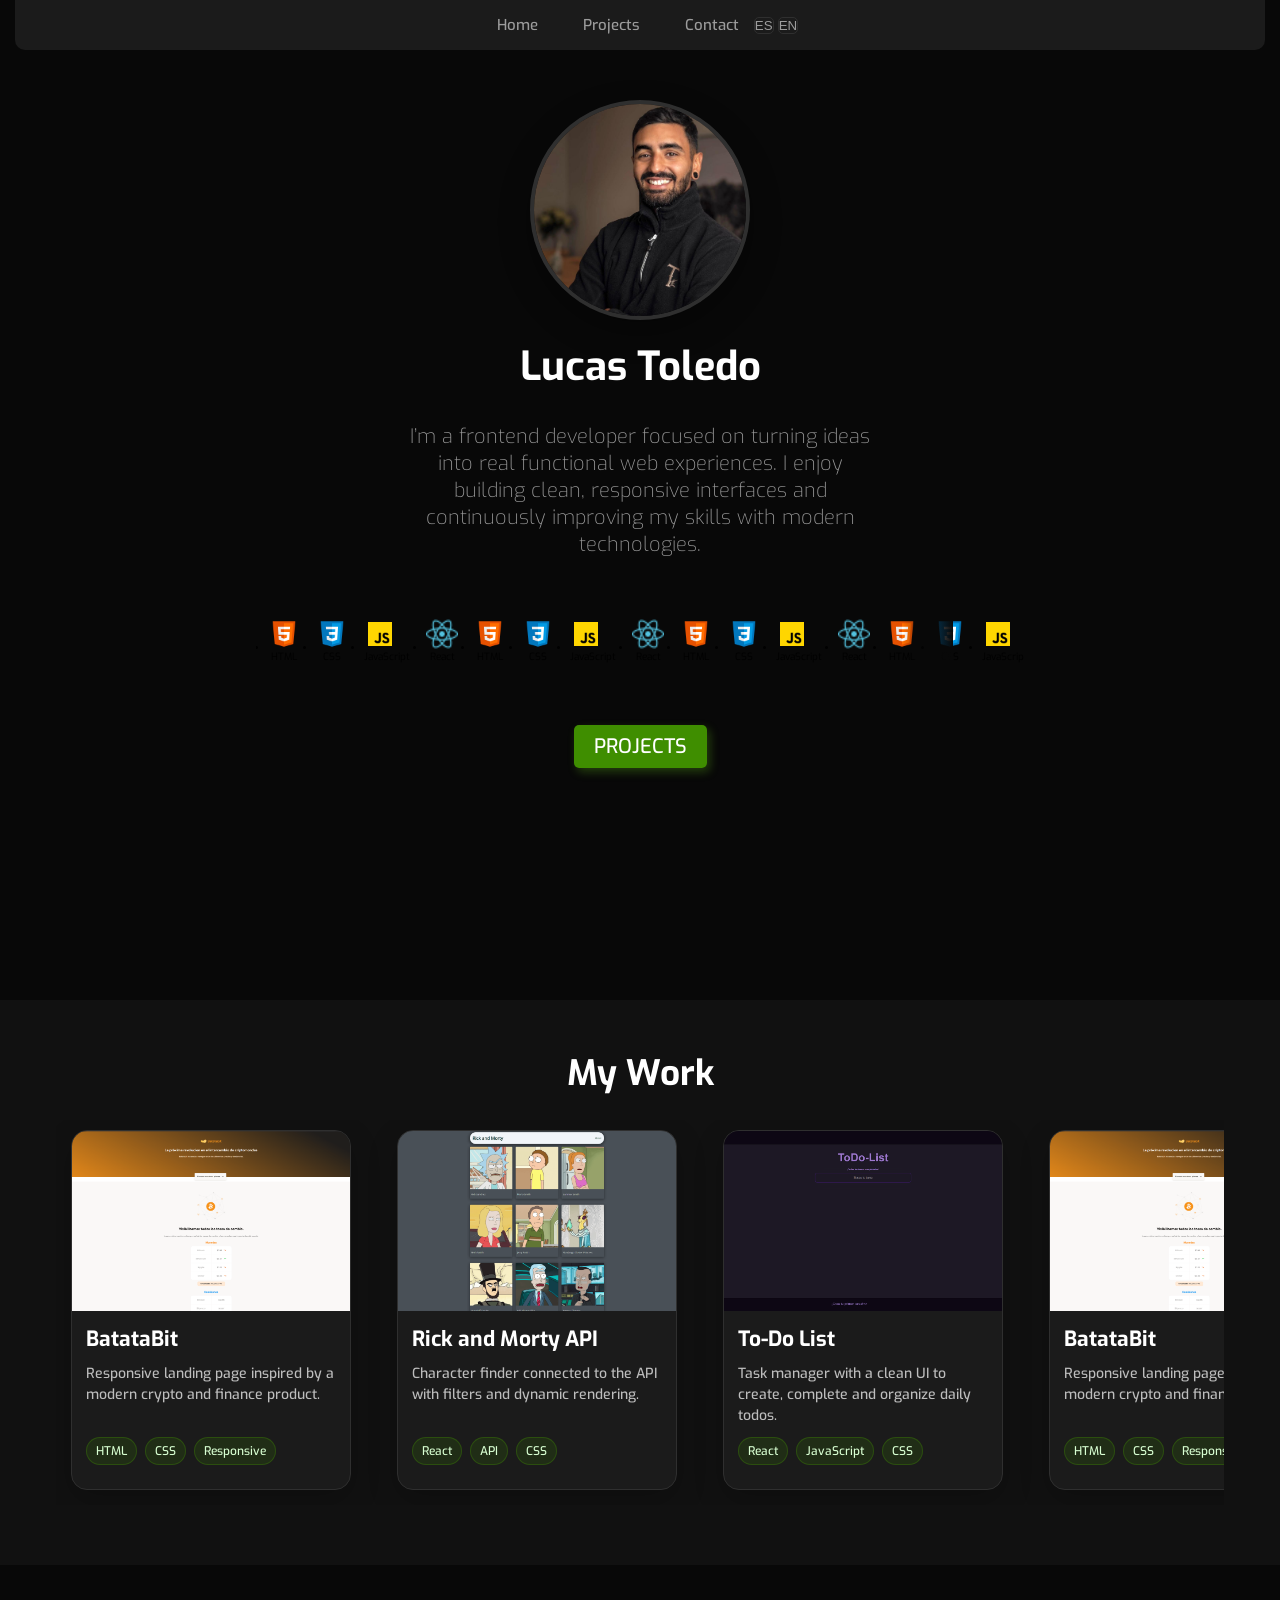
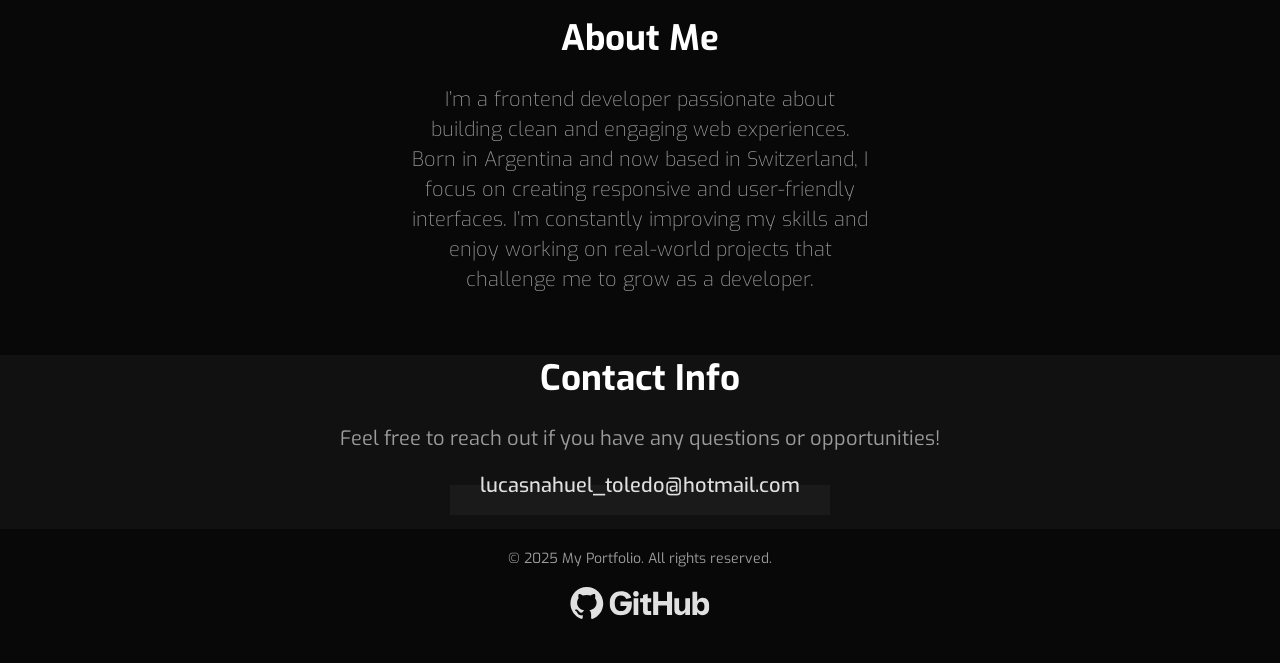
<file: index.html>
<!doctype html>
<html lang="en">
  <head>
    <meta charset="UTF-8" />
    <meta name="viewport" content="width=device-width, initial-scale=1.0" />
    <title>Portfolio</title>
    <link rel="stylesheet" href="./index.css" />
    <link rel="preconnect" href="https://fonts.googleapis.com" />
    <link rel="preconnect" href="https://fonts.gstatic.com" crossorigin />
    <link
      href="https://fonts.googleapis.com/css2?family=Exo:ital,wght@0,100..900;1,100..900&display=swap"
      rel="stylesheet"
    />
    <script src="./js/index.js" defer></script>
    <script src="./js/idiomas.js" defer></script>
  </head>
  <body>
    <header class="header">
      <nav class="navbar">
        <ul class="navbar__list">
          <div class="button_menu">
          <li><a id="homeLink" href="#home">Home</a></li>
          <li><a id="projectsLink" href="#projects">Projects</a></li>
          <li><a id="contactLink" href="#contactInfo">Contact</a></li>
          </div>
          <div class="lenguage_menu">
          <li>
            <button class="lenguage_icon" onclick="ChangeLanguage('esp')">
              <span>ES</span>
            </button>
            <button class="lenguage_icon" onclick="ChangeLanguage('en')">
              <span>EN</span>
            </button>
          </li>
          </div>
        </ul>
      </nav>
      <div class="main_img">
        <img
          class="profile-img"
          src="./assets/profileImg.jpeg"
          alt="Lucas Toledo"
        />
      </div>

      <div class="personal-info">
        <h1 class="name">Lucas Toledo</h1>
        <p id="description" class="description">
          I’m a frontend developer focused on turning ideas into real functional
          web experiences. I enjoy building clean, responsive interfaces and
          continuously improving my skills with modern technologies.
        </p>
      </div>
      <div class="technologies">
        <ul class="tech-track">
          <li>
            <span class="technologies_logos"
              ><img src="./assets/htmlLogo.png" alt="HTML LOGO" />HTML</span
            >
          </li>
          <li>
            <span class="technologies_logos"
              ><img src="./assets/cssLogo.png" alt="CSS LOGO" />CSS</span
            >
          </li>
          <li>
            <span class="technologies_logos"
              ><img src="./assets/jsLogo.png" alt="JavaScript LOGO" />JavaScript</span
            >
          </li>
          <li>
            <span class="technologies_logos"
              ><img src="./assets/reactLogo.png" alt="React LOGO" />React</span
            >
          </li>
        </ul>
      </div>
      <a href="#projects" class="toProjects">PROJECTS</a>
    </header>
    <main class="main1">
      <section class="myWork_section" id="projects">
        <h2 id="projectsTitle" class="myWork_title">My Work</h2>

        <div class="projects-wrapper" aria-label="Projects carousel">
          <div class="projects-track">
            <a
              class="project-card"
              href="https://krommolt.github.io/BatataBitPage/"
              target="_blank"
              rel="noreferrer"
            >
              <img
                src="./assets/BatataBit.png"
                alt="BatataBit project preview"
              />
              <div class="project-card__info">
                <h3>BatataBit</h3>
                <p class="project-card__description">
                  Responsive landing page inspired by a modern crypto and
                  finance product.
                </p>
                <div class="project-card__tech">
                  <span>HTML</span>
                  <span>CSS</span>
                  <span>Responsive</span>
                </div>
              </div>
            </a>

            <a
              class="project-card"
              href="https://krommolt.github.io/Rick-Morty-Characters/"
              target="_blank"
              rel="noreferrer"
            >
              <img
                src="./assets/RickAndMortyApi.png"
                alt="Rick and Morty API project preview"
              />
              <div class="project-card__info">
                <h3>Rick and Morty API</h3>
                <p class="project-card__description">
                  Character finder connected to the API with filters and dynamic
                  rendering.
                </p>
                <div class="project-card__tech">
                  <span>React</span>
                  <span>API</span>
                  <span>CSS</span>
                </div>
              </div>
            </a>

            <a
              class="project-card"
              href="https://krommolt.github.io/TodoListReact/"
              target="_blank"
              rel="noreferrer"
            >
              <img
                src="./assets/ToDoList.png"
                alt="To-Do List project preview"
              />
              <div class="project-card__info">
                <h3>To-Do List</h3>
                <p class="project-card__description">
                  Task manager with a clean UI to create, complete and organize
                  daily todos.
                </p>
                <div class="project-card__tech">
                  <span>React</span>
                  <span>JavaScript</span>
                  <span>CSS</span>
                </div>
              </div>
            </a>
          </div>
        </div>
      </section>
    </main>
    <main class="main2">
      <section class="aboutMe">
        <h2 id="aboutTitle" class="aboutMe_title">About Me</h2>
        <p class="aboutMe_description" id="aboutMe_description">
          I’m a frontend developer passionate about building clean and engaging
          web experiences. Born in Argentina and now based in Switzerland, I focus on
          creating responsive and user-friendly interfaces. I’m constantly
          improving my skills and enjoy working on real-world projects that
          challenge me to grow as a developer.
        </p>
      </section>
    </main>
    <section id="contactInfo" class="contactInfo">
      <h2 id="contactTitle" class="contactInfo_title">Contact Info</h2>
      <p id="contactInfo_description" class="contactInfo_description">
        Feel free to reach out if you have any questions or opportunities!
      </p>
      <p class="contactInfo_email">
        <a id="contactEmail" class="email" href="mailto:lucasnahuel_toledo@hotmail.com"
          >lucasnahuel_toledo@hotmail.com</a
        >
      </p>
      <div class="shadow"></div>
    </section>
    <footer class="footer">
      <p class="derechos">&copy; 2025 My Portfolio. All rights reserved.</p>
      <a
        class="github"
        href="https://github.com/krommolt"
        target="_blank"
        rel="noreferrer"
        ><img class="github-logo" src="./assets/github-logo.svg" alt="GitHub"
      /></a>
    </footer>
  </body>
</html>
</file>
<file: index.css>
* {
  margin: 0;
  padding: 0;
  box-sizing: border-box;
}
html {
  font-size: 62.5%;
  font-family: "Exo", sans-serif;
}
/*-----HEADER-----*/
.header {
  text-align: center;
  padding: 0;
  background-color: #080808;
  height: 1000px;
}
.navbar {
  height: 50px;
  margin: 0 2rem;
  display: flex;
  justify-content: center;
  margin-bottom: 10px;
  background-color: #1b1b1b;
  border-radius: 0 0 10px 10px;
}
.navbar__list {
  list-style: none;
  display: flex;
  padding: 1rem 0;
  justify-content: space-between;
  align-items: center;
}
.button_menu {
  display: flex;
  gap: 1.5rem;
}
.lenguage_menu{
  display: flex;
  
}
.navbar,a {
  text-decoration: none;
  color: #9c9c9c;
  font-size: 1.5rem;
  font-weight: 500;
  margin: 0 1.5rem;
}
a:hover {
  background-color: #2f2f2f;
  color: #ffffff;
}

.lenguage_icon{
  background-color: transparent;
  border: 1px solid #2f2f2f;
  border-radius: 5px;
  color: #9c9c9c;
}
.lenguage_icon:hover{
  cursor: pointer;
  background-color: #2f2f2f;
}
.lenguage_icon a {
  margin-left: 80px;
}

/*--------MAIN--------*/
.main_img {
  width: 100%;
  min-height: 260px;
  display: flex;
  justify-content: center;
  align-items: center;
  margin: 3rem 0 0 0;
}
.profile-img {
  width: 220px;
  height: 220px;
  display: block;
  object-fit: cover;
  object-position: center 1%;
  border-radius: 50%;
  border: 4px solid #2f2f2f;
  box-shadow: 0 12px 30px rgba(0, 0, 0, 0.35);
  margin: 0;
}
.personal-info {
  display: flex;
  flex-direction: column;
  align-items: center;
  justify-content: center;
}
.name {
  font-size: 4rem;
  font-weight: bold;
  margin-bottom: 3rem;
  color: #ffffff;
}
.description {
  font-size: 2rem;
  font-weight: 200;
  color: #9c9c9c;
  max-width: 500px;
  padding: 0 2rem;
}
.technologies {
  overflow: hidden;
  overflow-x: auto;
  position: relative;
  scrollbar-width: none;
}

.technologies::-webkit-scrollbar {
  display: none;
}

.tech-track {
  display: flex;
  gap: 1.6rem;
  margin: 5rem 0 6rem 0;
  width: max-content;
  padding: 1rem 0;
  transition: transform 0.3s ease;
}

.technologies::before,
.technologies::after {
  content: "";
  position: absolute;
  top: 0;
  bottom: 0;
  width: 5rem;
  z-index: 2;
  pointer-events: none;
}

.technologies::before {
  left: 0;
  background: linear-gradient(to right, #080808 0%, rgba(8, 8, 8, 0) 100%);
}

.technologies::after {
  right: 0;
  background: linear-gradient(to left, #080808 0%, rgba(8, 8, 8, 0) 100%);
}

.technologies_logos img {
  width: 32px;
  height: 32px;
  display: block;
}
.toProjects {
  margin-top: 6rem;
  padding: 0.8rem 2rem;
  font-size: 2rem;
  color: #ffffff;
  background-color: #3f8e00;
  box-shadow: 3px 4px 10px rgba(98, 186, 27, 0.3);
  border: none;
  border-radius: 5px;
  cursor: pointer;
  text-decoration: none;
}
/*--------MY WORK SECTION--------*/
.main1 {
  width: 100%;
  background-color: #111111;
  padding: 5rem 0 6rem;
}

.myWork_section {
  max-width: 1200px;
  margin: 0 auto;
  padding: 0 1.6rem;
}

.myWork_title {
  font-size: 3.5rem;
  color: #ffffff;
  margin-bottom: 2.4rem;
  font-weight: bold;
  text-align: center;
}

.projects-wrapper {
  position: relative;
  overflow-x: auto;
  overflow-y: hidden;
  scroll-behavior: auto;
  padding: 1rem 0 1.5rem;
  cursor: pointer;
  -ms-overflow-style: none;
  scrollbar-width: none;
}

.projects-wrapper::-webkit-scrollbar {
  display: none;
}

.projects-track {
  display: flex;
  gap: 1.6rem;
  width: max-content;
}

.project-card {
  width: 28rem;
  min-height: 36rem;
  background: #1b1b1b;
  border: 1px solid #2f2f2f;
  border-radius: 1.6rem;
  overflow: hidden;
  text-decoration: none;
  color: #ffffff;
  flex: 0 0 auto;
  box-shadow: 0 10px 30px rgba(0, 0, 0, 0.2);
  transition:
    transform 1s ease,
    box-shadow 1s ease;
}

.project-card:hover {
  transform: translateY(-6px);
  box-shadow: 0 14px 35px rgba(63, 142, 0, 0.18);
}

.project-card img {
  width: 100%;
  height: 18rem;
  display: block;
  object-fit: cover;
}

.project-card__info {
  padding: 1.4rem;
  display: flex;
  flex-direction: column;
  gap: 1rem;
}

.project-card__info h3 {
  font-size: 2.1rem;
  color: #ffffff;
}

.project-card__info p {
  font-size: 1.4rem;
  line-height: 1.5;
  color: #bdbdbd;
  min-height: 6.4rem;
}

.project-card__tech {
  display: flex;
  flex-wrap: wrap;
  gap: 0.8rem;
}

.project-card__tech span {
  padding: 0.5rem 0.9rem;
  border-radius: 999px;
  background-color: rgba(63, 142, 0, 0.16);
  border: 1px solid rgba(63, 142, 0, 0.35);
  color: #d8ffd2;
  font-size: 1.2rem;
  font-weight: 500;
}

@media (max-width: 768px) {
  .project-card {
    width: 24rem;
    min-height: 34rem;
  }

  .project-card img {
    height: 16rem;
  }
}

/*--------ABOUT ME SECTION--------*/

.main2 {
  width: 100%;
  background-color: #080808;
  padding: 5rem 0 6rem;
}
.aboutMe {
  max-width: 1200px;
  margin: 0 auto;
  padding: 0 1.6rem;
  text-align: center;
}
.aboutMe_title {
  font-size: 3.5rem;
  color: #ffffff;
  margin-bottom: 2.4rem;
  font-weight: bold;
  text-align: center;
}
.aboutMe_description {
  line-height: 1.5;
  color: #9c9c9c;
  font-size: 2rem;
  font-weight: 200;
  max-width: 500px;
  padding: 0 2rem;
  margin: 0 auto;
}
/*--------CONTACT INFO & FOOTER--------*/
.contactInfo {
  max-width: 100%;
  margin: 0 auto;
  padding: 0 1.6rem;
  text-align: center;
  background-color: #111111;
}
.contactInfo_title {
  font-size: 3.5rem;
  color: #ffffff;
  margin-bottom: 2.4rem;
  font-weight: bold;
}
.contactInfo_description {
  font-size: 2rem;
  color: #9c9c9c;
  margin-bottom: 2rem;
}

.email {
  font-size: 2rem;
  z-index: 100;
  color: #e0e0e0;
  text-decoration: none;
  font-weight: 500;
  position: relative;
}
.shadow {
  position: relative;
  top: -14px;
  z-index: 99;
  background-color: #1a1a1a;
  width: min(380px, 90%);
  max-width: 380px;
  height: 30px;
  margin: 0 auto;
}

/*--------FOOTER--------*/
.footer {
  background-color: #080808;
  padding: 2rem 0;
  text-align: center;
}
.footer p {
  color: #9c9c9c;
  font-size: 1.4rem;
}
.github-logo {
  width: 150px;
  height: 50px;
  margin: 10px;
  background-color: transparent;
}
@media (min-width: 768px) {
  .technologies {
    width: 60%;
    margin: 0 auto;
    padding: 0 5rem;
    display: flex;
    justify-content: center;
  }
}

@media (min-width: 426px) {
  .technologies {
    padding: 0 3rem;
  }
}
</file>
